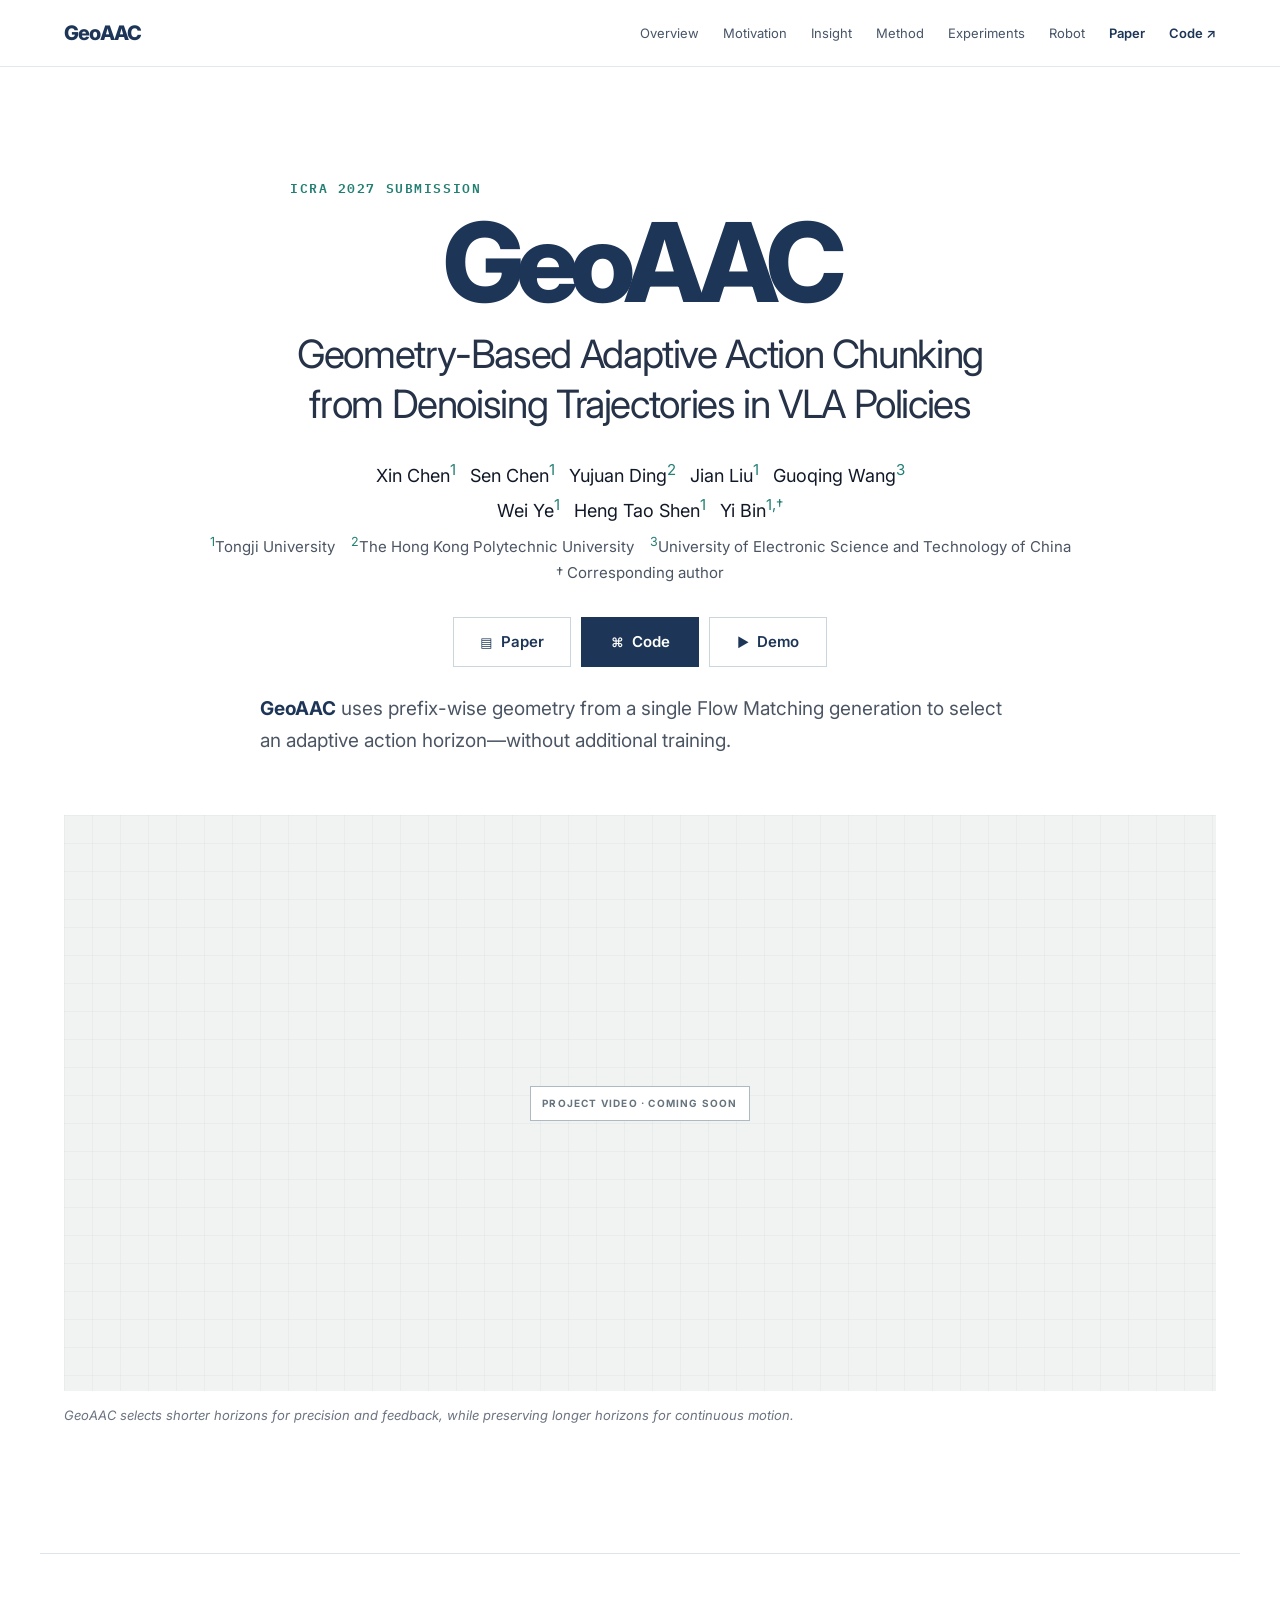
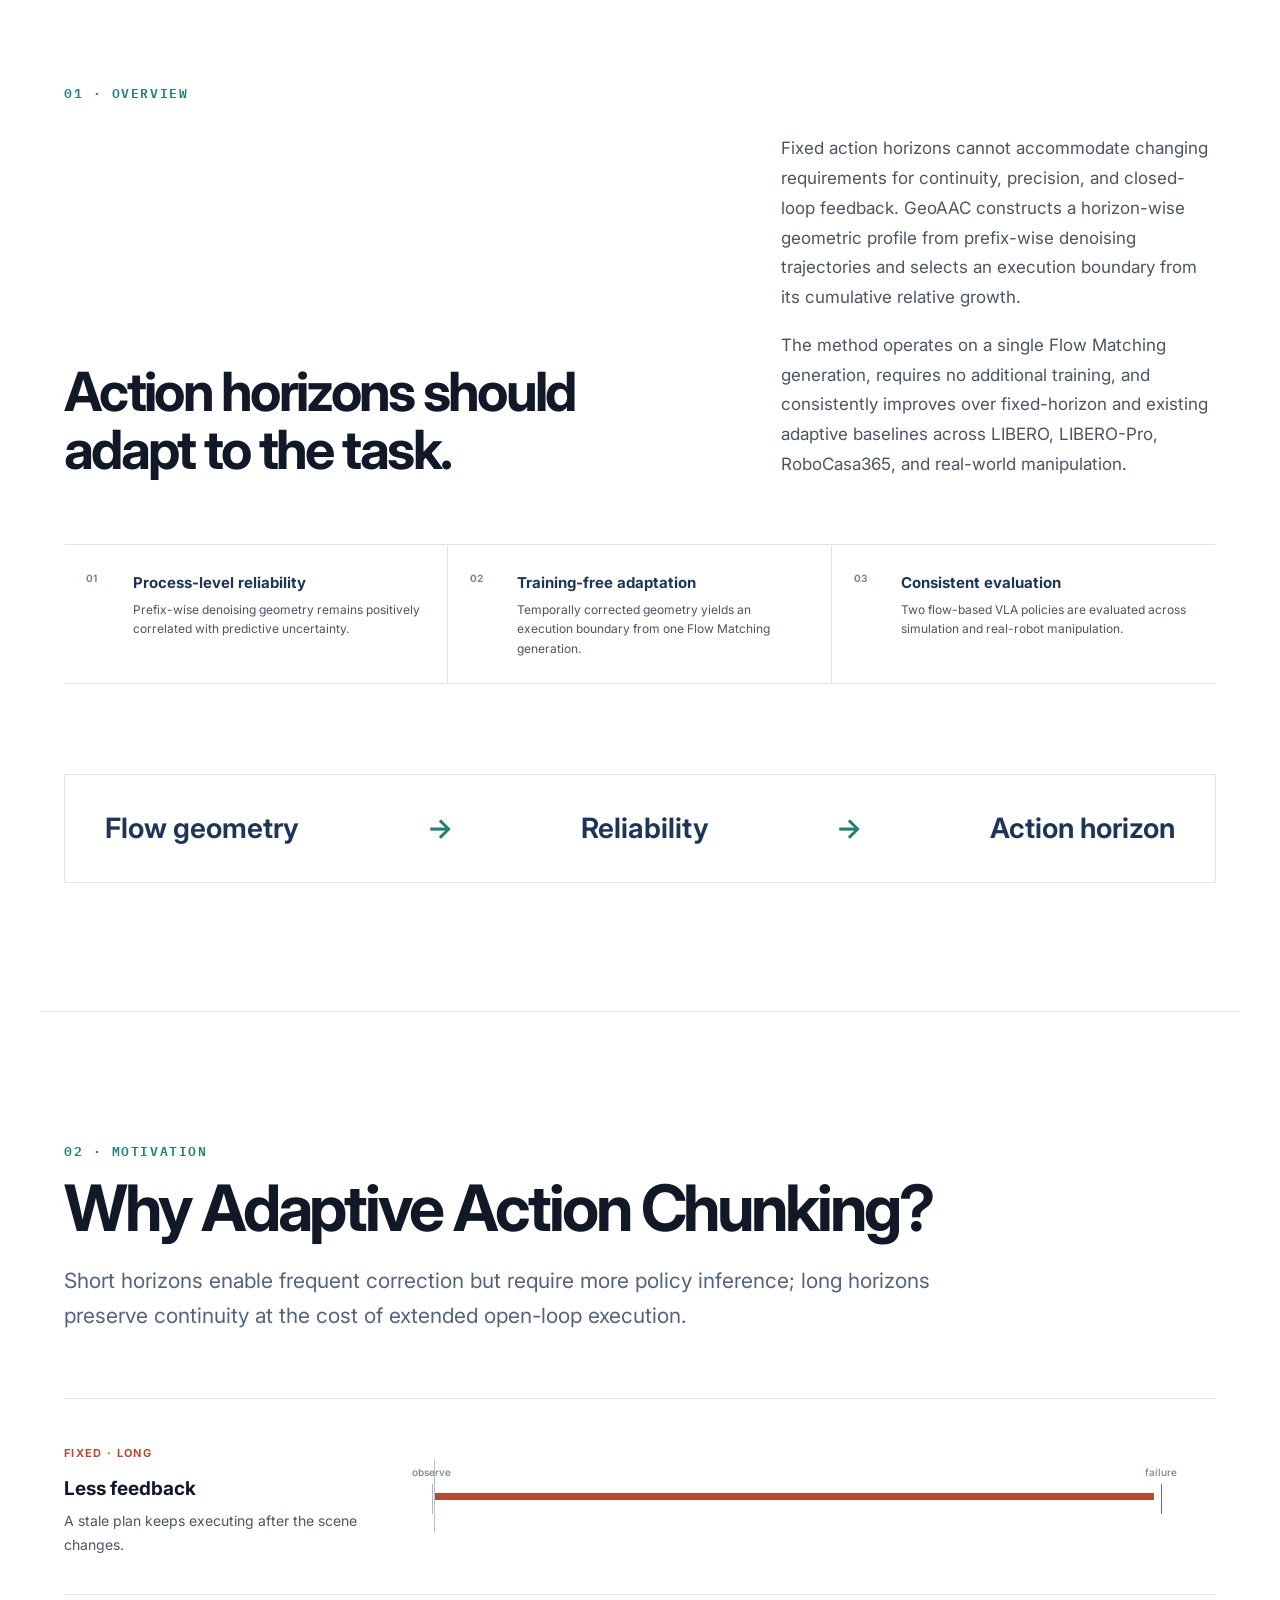
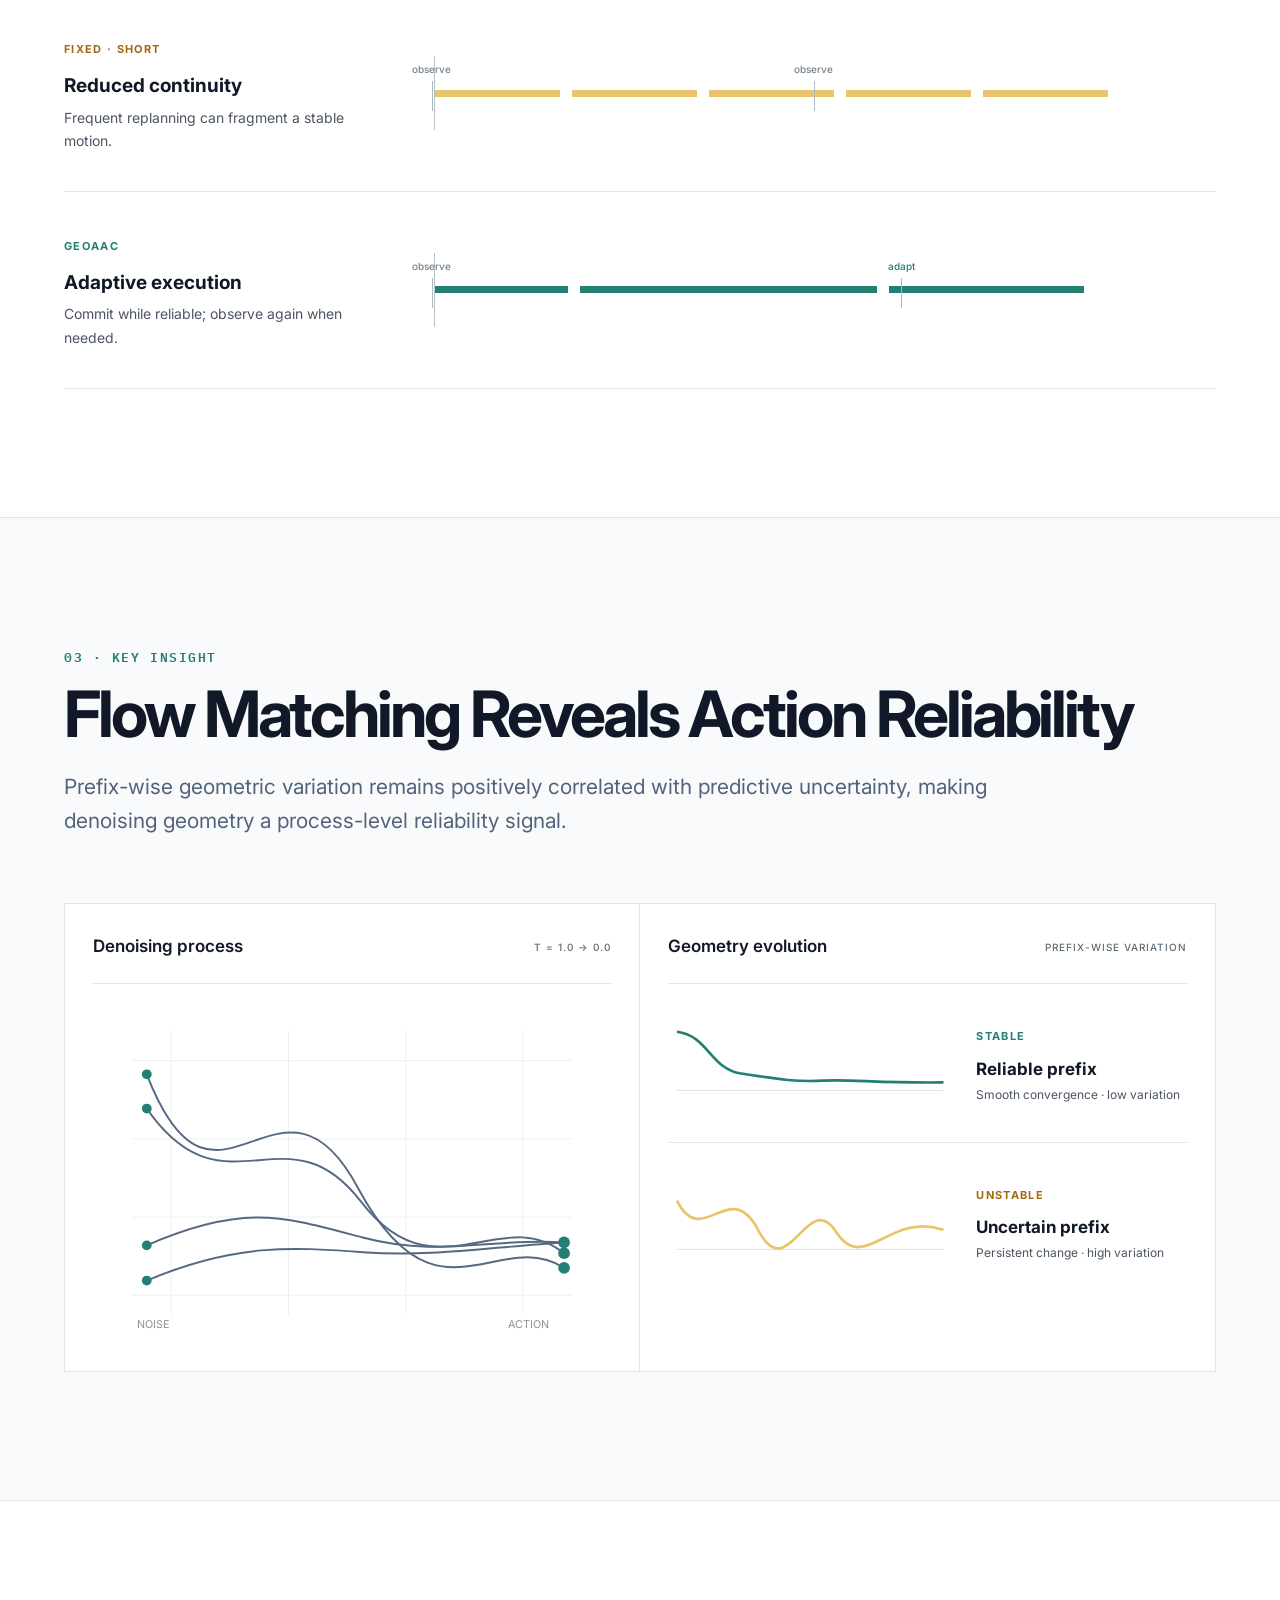
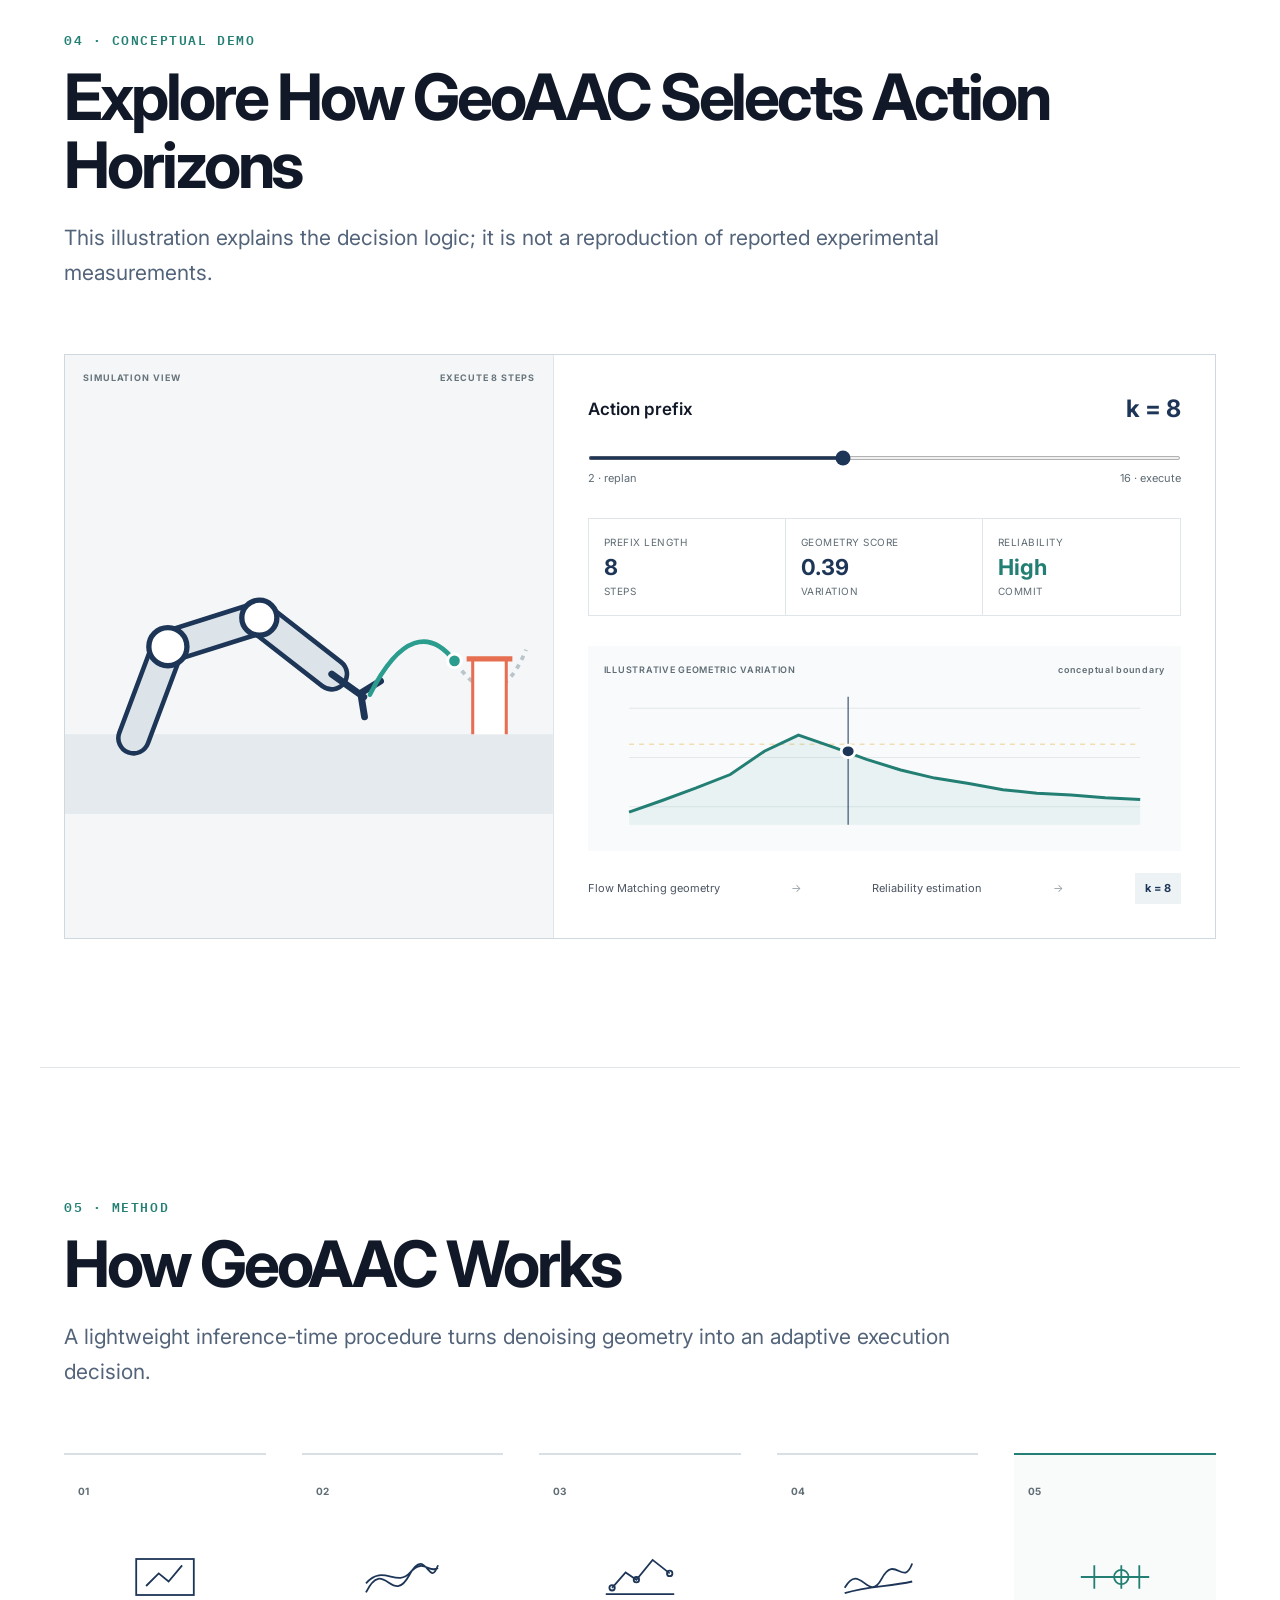
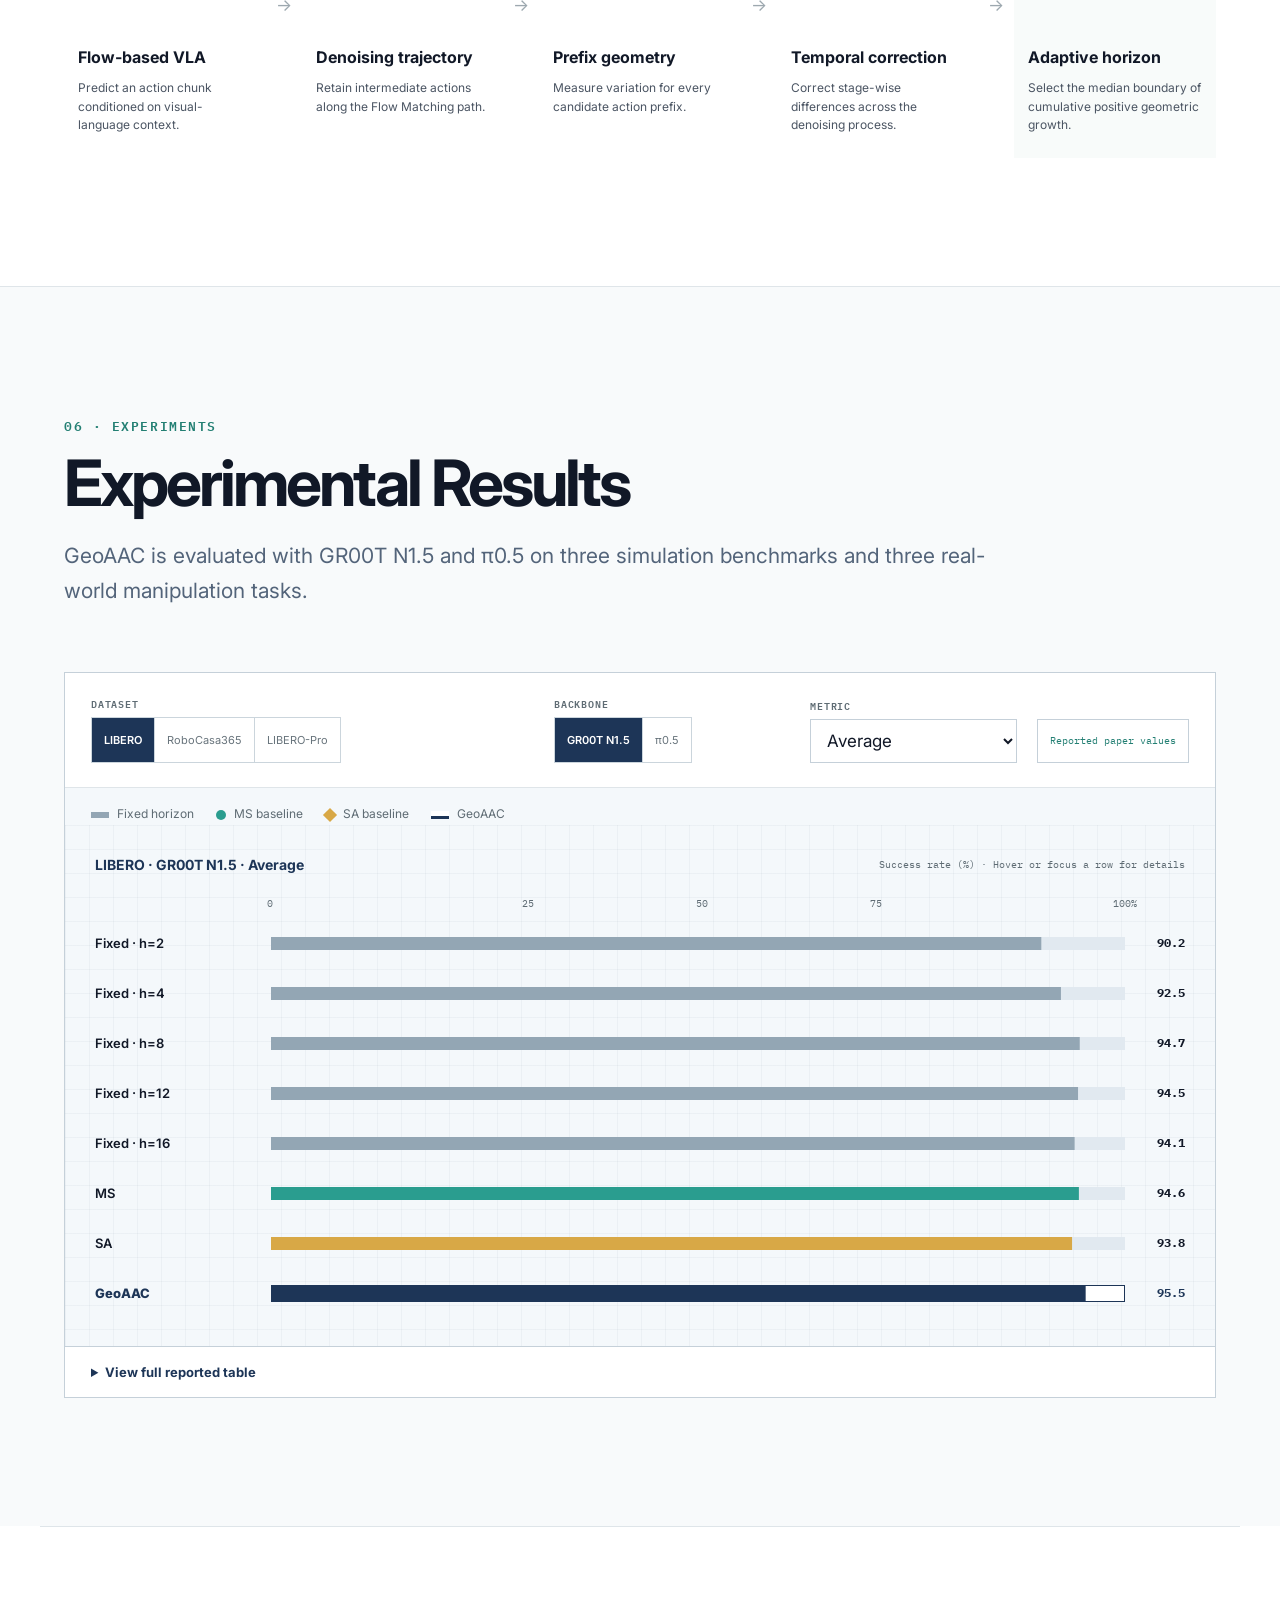
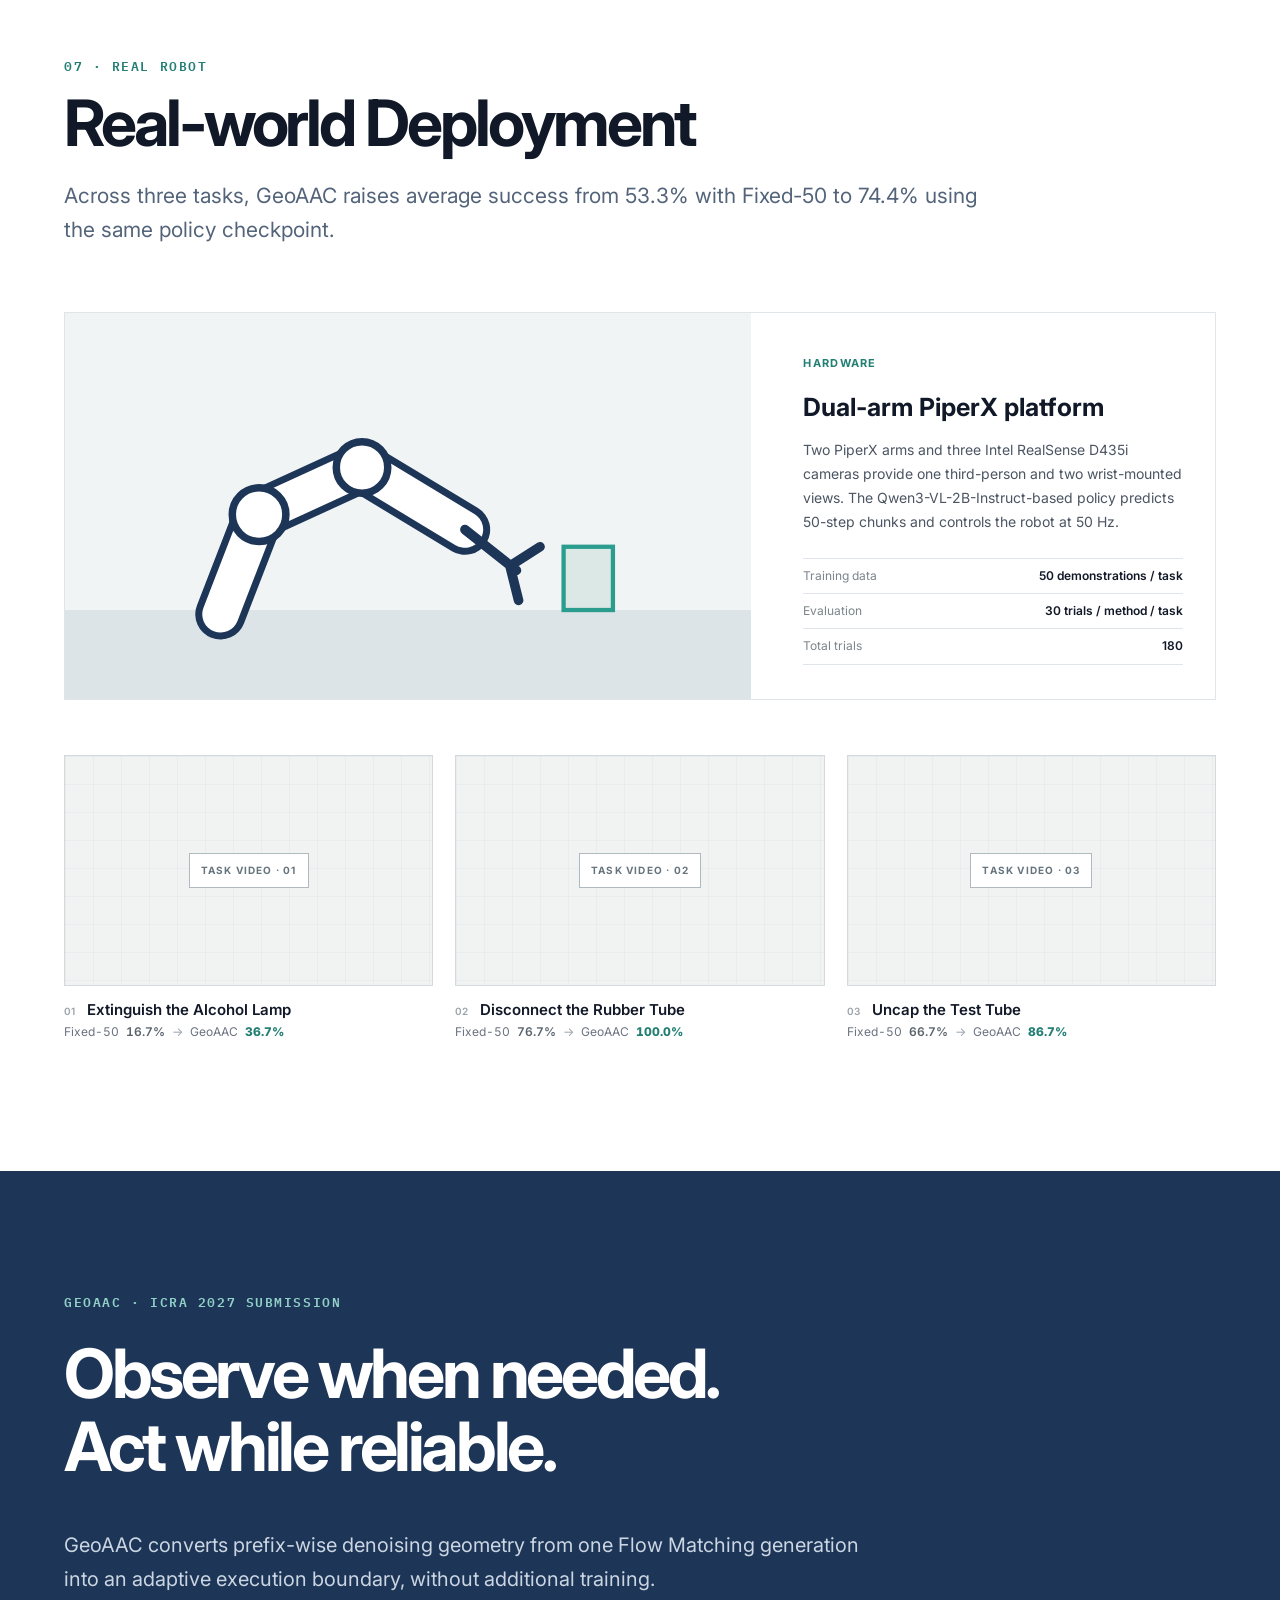
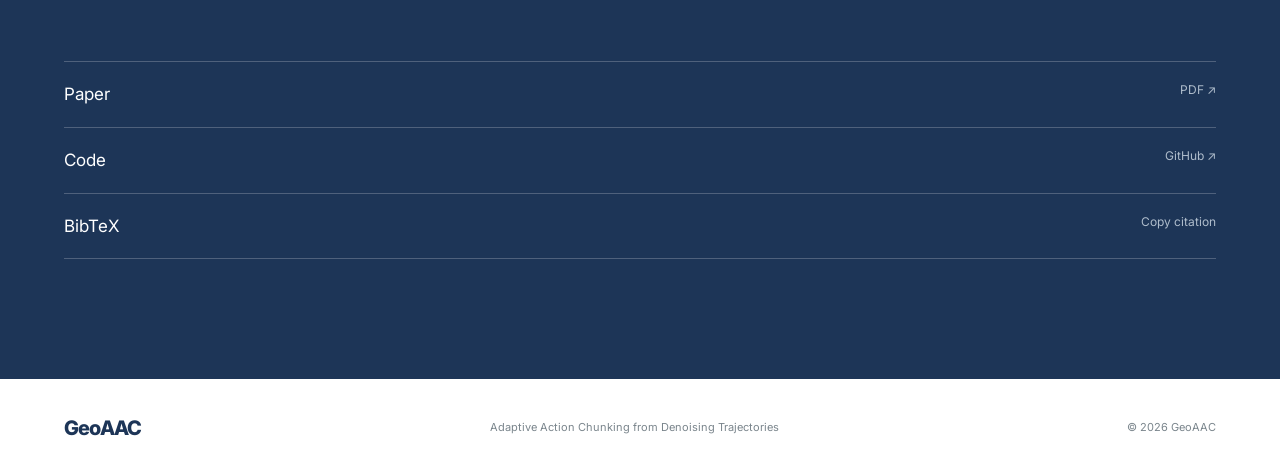
<file: index.html>
<!doctype html>
<html lang="en">
  <head>
    <meta charset="utf-8" />
    <meta name="viewport" content="width=device-width, initial-scale=1" />
    <meta name="theme-color" content="#ffffff" />
    <meta name="description" content="GeoAAC adapts action horizons from the geometry of Flow Matching denoising trajectories in vision-language-action policies." />
    <meta property="og:title" content="GeoAAC" />
    <meta property="og:description" content="Geometry-Based Adaptive Action Chunking from Denoising Trajectories in VLA Policies." />
    <meta property="og:type" content="website" />
    <meta property="og:url" content="https://todayispdxxx.github.io/GeoAAC/" />
    <link rel="icon" href="assets/favicon.svg" type="image/svg+xml" />
    <link rel="stylesheet" href="assets/styles.css" />
    <script>document.documentElement.classList.add('js');</script>
    <script src="assets/main.js" defer></script>
    <title>GeoAAC — Adaptive Action Chunking from Denoising Trajectories</title>
  </head>
  <body>
    <a class="skip-link" href="#main">Skip to content</a>
    <header class="site-header">
      <div class="scroll-progress" id="scroll-progress" aria-hidden="true"></div>
      <div class="nav-inner">
        <a class="wordmark" href="#top" aria-label="GeoAAC home">GeoAAC</a>
        <button class="menu-button" type="button" aria-expanded="false" aria-controls="site-nav" aria-label="Open navigation"><span></span><span></span></button>
        <nav id="site-nav" aria-label="Primary navigation">
          <a href="#overview">Overview</a><a href="#motivation">Motivation</a><a href="#insight">Insight</a><a href="#method">Method</a><a href="#experiments">Experiments</a><a href="#robot">Robot</a>
          <a class="quiet-link" href="GeoAAC.pdf">Paper</a><a class="quiet-link" href="https://github.com/todayispdxxx/GeoAAC">Code ↗</a>
        </nav>
      </div>
    </header>

    <main id="main">
      <section class="hero" id="top">
        <div class="hero-copy reveal">
          <p class="venue">ICRA 2027 Submission</p>
          <h1>GeoAAC</h1>
          <p class="subtitle">Geometry-Based Adaptive Action Chunking<br />from Denoising Trajectories in VLA Policies</p>
          <p class="authors">Xin Chen<sup>1</sup>&ensp; Sen Chen<sup>1</sup>&ensp; Yujuan Ding<sup>2</sup>&ensp; Jian Liu<sup>1</sup>&ensp; Guoqing Wang<sup>3</sup><br />Wei Ye<sup>1</sup>&ensp; Heng Tao Shen<sup>1</sup>&ensp; Yi Bin<sup>1,†</sup></p>
          <p class="affiliations"><sup>1</sup>Tongji University &nbsp;&nbsp; <sup>2</sup>The Hong Kong Polytechnic University &nbsp;&nbsp; <sup>3</sup>University of Electronic Science and Technology of China<br />† Corresponding author</p>
          <div class="hero-actions">
            <a class="button" href="GeoAAC.pdf"><span class="button-icon">▤</span> Paper</a>
            <a class="button primary" href="https://github.com/todayispdxxx/GeoAAC"><span class="button-icon">⌘</span> Code</a>
            <a class="button" href="#interactive"><span class="button-icon">▶</span> Demo</a>
          </div>
          <p class="hero-summary"><strong>GeoAAC</strong> uses prefix-wise geometry from a single Flow Matching generation to select an adaptive action horizon—without additional training.</p>
        </div>

        <figure class="hero-media reveal">
          <div class="media-visual robot-scene media-placeholder" data-placeholder="PROJECT VIDEO · COMING SOON" role="img" aria-label="Project video placeholder">
            <svg viewBox="0 0 1200 600" aria-hidden="true">
              <defs><linearGradient id="surface" x1="0" x2="0" y1="0" y2="1"><stop stop-color="#f8fafc"/><stop offset="1" stop-color="#e8eef2"/></linearGradient></defs>
              <rect width="1200" height="600" fill="#f5f7f8"/><path d="M0 438h1200v162H0z" fill="url(#surface)"/><path d="M0 438h1200" stroke="#cad5dc"/>
              <g class="arm" fill="none" stroke="#1d3557" stroke-linecap="round"><path d="M210 430 260 297 405 245 542 331" stroke-width="62"/><path d="M210 430 260 297 405 245 542 331" stroke="#dce4e9" stroke-width="48"/><circle cx="260" cy="297" r="38" fill="#fff" stroke-width="10"/><circle cx="405" cy="245" r="35" fill="#fff" stroke-width="10"/><path d="m541 330 62 48" stroke-width="30"/><path d="m596 369 42-23m-42 23 12 47" stroke-width="12"/></g>
              <g class="objects"><path d="M700 416v-97h44v97" fill="#dce8e6" stroke="#2a9d8f" stroke-width="5"/><path d="M694 319h56" stroke="#2a9d8f" stroke-width="9"/><circle cx="722" cy="355" r="9" fill="#2a9d8f"/><path d="M820 420c0-95 96-95 96 0" fill="none" stroke="#e9c46a" stroke-width="18"/><path d="M964 418v-128h47v128m-56-128h65" fill="#f2ded9" stroke="#e76f51" stroke-width="5"/></g>
              <g class="trajectory" fill="none" stroke="#2a9d8f" stroke-width="4" stroke-dasharray="8 9"><path d="M612 367c55-44 111-31 147 0s79 25 115-5"/><circle cx="612" cy="367" r="7" fill="#1d3557" stroke="none"/><circle cx="874" cy="362" r="7" fill="#2a9d8f" stroke="none"/></g>
              <g fill="#4b5563" font-family="Inter,Arial" font-size="16"><text x="58" y="62">TASK / LABORATORY MANIPULATION</text><text x="936" y="62">ADAPTIVE HORIZON  k = 8</text></g>
            </svg>
            <span class="play-button" aria-hidden="true">▶</span>
          </div>
          <figcaption>GeoAAC selects shorter horizons for precision and feedback, while preserving longer horizons for continuous motion.</figcaption>
        </figure>
      </section>

      <section class="section intro" id="overview">
        <p class="section-index reveal">01 · Overview</p>
        <div class="intro-grid reveal"><h2>Action horizons should<br />adapt to the task.</h2><div class="intro-copy"><p>Fixed action horizons cannot accommodate changing requirements for continuity, precision, and closed-loop feedback. GeoAAC constructs a horizon-wise geometric profile from prefix-wise denoising trajectories and selects an execution boundary from its cumulative relative growth.</p><p>The method operates on a single Flow Matching generation, requires no additional training, and consistently improves over fixed-horizon and existing adaptive baselines across LIBERO, LIBERO-Pro, RoboCasa365, and real-world manipulation.</p></div></div>
        <ol class="contribution-list reveal">
          <li><span>01</span><div><strong>Process-level reliability</strong><p>Prefix-wise denoising geometry remains positively correlated with predictive uncertainty.</p></div></li>
          <li><span>02</span><div><strong>Training-free adaptation</strong><p>Temporally corrected geometry yields an execution boundary from one Flow Matching generation.</p></div></li>
          <li><span>03</span><div><strong>Consistent evaluation</strong><p>Two flow-based VLA policies are evaluated across simulation and real-robot manipulation.</p></div></li>
        </ol>
        <div class="statement reveal"><span>Flow geometry</span><i>→</i><span>Reliability</span><i>→</i><span>Action horizon</span></div>
      </section>

      <section class="section" id="motivation">
        <header class="section-header reveal"><p class="section-index">02 · Motivation</p><h2>Why Adaptive Action Chunking?</h2><p>Short horizons enable frequent correction but require more policy inference; long horizons preserve continuity at the cost of extended open-loop execution.</p></header>
        <div class="timeline-comparison reveal">
          <div class="timeline-row fixed"><div><span class="tag red">Fixed · long</span><h3>Less feedback</h3><p>A stale plan keeps executing after the scene changes.</p></div><div class="timeline"><span style="--w:92%"></span><b class="event e1">observe</b><b class="event e2">failure</b></div></div>
          <div class="timeline-row short"><div><span class="tag orange">Fixed · short</span><h3>Reduced continuity</h3><p>Frequent replanning can fragment a stable motion.</p></div><div class="timeline segmented"><span></span><span></span><span></span><span></span><span></span><b class="event e1">observe</b><b class="event e3">observe</b></div></div>
          <div class="timeline-row adaptive"><div><span class="tag teal">GeoAAC</span><h3>Adaptive execution</h3><p>Commit while reliable; observe again when needed.</p></div><div class="timeline adaptive-line"><span></span><span></span><span></span><b class="event e1">observe</b><b class="event e4">adapt</b></div></div>
        </div>
      </section>

      <section class="section insight-section" id="insight">
        <header class="section-header reveal"><p class="section-index">03 · Key insight</p><h2>Flow Matching Reveals Action Reliability</h2><p>Prefix-wise geometric variation remains positively correlated with predictive uncertainty, making denoising geometry a process-level reliability signal.</p></header>
        <div class="insight-figure reveal">
          <div class="denoising-panel">
            <div class="figure-title"><span>Denoising process</span><small>t = 1.0 → 0.0</small></div>
            <svg viewBox="0 0 530 340" aria-label="Flow Matching denoising trajectory">
              <g class="grid-lines"><path d="M40 60h450M40 140h450M40 220h450M40 300h450"/><path d="M80 30v290M200 30v290M320 30v290M440 30v290"/></g>
              <g class="flow-lines"><path d="M55 74C125 255 191 41 271 190s143 39 211 82"/><path d="M55 109c79 114 143-4 219 95s143 1 208 53"/><path d="M55 249c101-44 142-29 221-8s130 0 206 5"/><path d="M55 285c92-39 152-34 221-29s128-5 206-10"/></g>
              <g class="flow-points"><circle cx="55" cy="74" r="5"/><circle cx="55" cy="109" r="5"/><circle cx="55" cy="249" r="5"/><circle cx="55" cy="285" r="5"/><circle cx="482" cy="272" r="6"/><circle cx="482" cy="257" r="6"/><circle cx="482" cy="246" r="6"/></g>
              <text x="45" y="334">noise</text><text x="425" y="334">action</text>
            </svg>
          </div>
          <div class="geometry-panel">
            <div class="figure-title"><span>Geometry evolution</span><small>prefix-wise variation</small></div>
            <div class="geometry-case stable"><div class="mini-chart"><svg viewBox="0 0 320 100" aria-hidden="true"><path class="axis" d="M10 86h300"/><path class="curve" d="M10 20c35 4 38 42 72 47s60 10 92 8 62 3 136 2"/></svg></div><div><span class="tag teal">Stable</span><h3>Reliable prefix</h3><p>Smooth convergence · low variation</p></div></div>
            <div class="geometry-case unstable"><div class="mini-chart"><svg viewBox="0 0 320 100" aria-hidden="true"><path class="axis" d="M10 86h300"/><path class="curve" d="M10 31c29 57 59-29 92 34s55-48 87 1 59-23 121-2"/></svg></div><div><span class="tag orange">Unstable</span><h3>Uncertain prefix</h3><p>Persistent change · high variation</p></div></div>
          </div>
        </div>
      </section>

      <section class="section interactive-section" id="interactive">
        <header class="section-header reveal"><p class="section-index">04 · Conceptual demo</p><h2>Explore How GeoAAC Selects Action Horizons</h2><p>This illustration explains the decision logic; it is not a reproduction of reported experimental measurements.</p></header>
        <div class="demo-shell reveal">
          <div class="demo-scene">
            <div class="demo-topline"><span>SIMULATION VIEW</span><span id="frame-label">EXECUTE 8 STEPS</span></div>
            <svg viewBox="0 0 640 440" aria-label="Interactive robot trajectory preview">
              <rect width="640" height="440" fill="#f4f6f7"/><path d="M0 335h640v105H0z" fill="#e4eaed"/>
              <g fill="none" stroke-linecap="round"><path d="M90 340 135 220 255 182 350 256" stroke="#1d3557" stroke-width="46"/><path d="M90 340 135 220 255 182 350 256" stroke="#dce4e9" stroke-width="34"/><circle cx="135" cy="220" r="25" fill="#fff" stroke="#1d3557" stroke-width="7"/><circle cx="255" cy="182" r="23" fill="#fff" stroke="#1d3557" stroke-width="7"/><path d="m350 256 42 30m-4-5 26-16m-26 16 5 31" stroke="#1d3557" stroke-width="9"/></g>
              <path id="robot-trajectory-base" d="M400 283c42-83 82-86 115-39s65 41 90-20" fill="none" stroke="#b9c4cb" stroke-width="5" stroke-dasharray="6 7"/>
              <path id="robot-trajectory" d="M400 283c42-83 82-86 115-39s65 41 90-20" pathLength="100" fill="none" stroke="#2a9d8f" stroke-width="6" stroke-linecap="round"/>
              <circle id="trajectory-point" cx="515" cy="244" r="9" fill="#2a9d8f" stroke="#fff" stroke-width="4"/>
              <path d="M535 335v-99h44v99" fill="#fff" stroke="#e76f51" stroke-width="4"/><path d="M527 236h60" stroke="#e76f51" stroke-width="7"/>
            </svg>
          </div>
          <div class="demo-controls">
            <div class="control-heading"><span>Action prefix</span><output id="horizon-output" for="horizon">k = 8</output></div>
            <input id="horizon" type="range" min="2" max="16" value="8" step="1" aria-label="Action horizon" />
            <div class="range-labels"><span>2 · replan</span><span>16 · execute</span></div>
            <div class="metric-row"><div><small>Prefix length</small><strong id="prefix-value">8</strong><span>steps</span></div><div><small>Geometry score</small><strong id="geometry-value">0.39</strong><span>variation</span></div><div><small>Reliability</small><strong id="reliability-value" class="reliable">High</strong><span id="decision-value">commit</span></div></div>
            <div class="geometry-chart"><div class="chart-label"><span>ILLUSTRATIVE GEOMETRIC VARIATION</span><span>conceptual boundary</span></div><svg viewBox="0 0 560 190" preserveAspectRatio="none" aria-hidden="true"><g class="chart-grid"><path d="M25 35h510M25 90h510M25 145h510"/></g><path class="threshold" d="M25 75h510"/><path class="area" d="M25 151 58 138 92 124 126 109 160 83 194 65 228 78 262 92 296 104 330 113 364 119 398 126 432 130 466 132 500 135 535 137V165H25Z"/><path class="score-curve" d="M25 151 58 138 92 124 126 109 160 83 194 65 228 78 262 92 296 104 330 113 364 119 398 126 432 130 466 132 500 135 535 137" pathLength="100"/><line id="chart-cursor" x1="244" y1="22" x2="244" y2="165"/><circle id="chart-point" cx="244" cy="87" r="7"/></svg></div>
            <div class="logic-strip"><span>Flow Matching geometry</span><i>→</i><span>Reliability estimation</span><i>→</i><strong>k = <b id="logic-k">8</b></strong></div>
          </div>
        </div>
      </section>

      <section class="section" id="method">
        <header class="section-header reveal"><p class="section-index">05 · Method</p><h2>How GeoAAC Works</h2><p>A lightweight inference-time procedure turns denoising geometry into an adaptive execution decision.</p></header>
        <div class="method-flow reveal">
          <div class="method-step"><span>01</span><svg viewBox="0 0 100 70" aria-hidden="true"><rect x="18" y="15" width="64" height="40"/><path d="m29 45 14-14 11 9 15-18"/></svg><h3>Flow-based VLA</h3><p>Predict an action chunk conditioned on visual-language context.</p></div><i>→</i>
          <div class="method-step"><span>02</span><svg viewBox="0 0 100 70" aria-hidden="true"><path d="M10 52c20-40 29 16 48-19s22 17 32-11M10 42c19-22 34 5 49-12s21 2 31-5"/></svg><h3>Denoising trajectory</h3><p>Retain intermediate actions along the Flow Matching path.</p></div><i>→</i>
          <div class="method-step"><span>03</span><svg viewBox="0 0 100 70" aria-hidden="true"><path d="M12 54h76M19 47l15-17 12 8 18-22 19 15"/><circle cx="19" cy="47" r="3"/><circle cx="46" cy="38" r="3"/><circle cx="83" cy="31" r="3"/></svg><h3>Prefix geometry</h3><p>Measure variation for every candidate action prefix.</p></div><i>→</i>
          <div class="method-step"><span>04</span><svg viewBox="0 0 100 70" aria-hidden="true"><path d="M13 47c17-30 26 18 41-10s24 10 34-17M13 53c25-8 48-7 75-13"/></svg><h3>Temporal correction</h3><p>Correct stage-wise differences across the denoising process.</p></div><i>→</i>
          <div class="method-step selected"><span>05</span><svg viewBox="0 0 100 70" aria-hidden="true"><path d="M12 35h76M27 22v26M57 22v26M77 22v26"/><circle cx="57" cy="35" r="8"/></svg><h3>Adaptive horizon</h3><p>Select the median boundary of cumulative positive geometric growth.</p></div>
        </div>
      </section>

      <section class="section experiments-section" id="experiments">
        <header class="section-header reveal"><p class="section-index">06 · Experiments</p><h2>Experimental Results</h2><p>GeoAAC is evaluated with GR00T N1.5 and π0.5 on three simulation benchmarks and three real-world manipulation tasks.</p></header>
        <div class="results-shell reveal">
          <div class="results-toolbar">
            <div class="result-control"><span>Dataset</span><div class="segmented-control" id="dataset-control" aria-label="Select evaluation dataset"><button class="active" type="button" data-dataset="libero" aria-pressed="true">LIBERO</button><button type="button" data-dataset="robocasa" aria-pressed="false">RoboCasa365</button><button type="button" data-dataset="libero-pro" aria-pressed="false">LIBERO-Pro</button></div></div>
            <div class="result-control"><span>Backbone</span><div class="segmented-control" id="model-control" aria-label="Select policy backbone"></div></div>
            <label class="metric-control" for="result-metric"><span>Metric</span><select id="result-metric" aria-label="Select reported metric"></select></label>
            <small class="preview-badge">Reported paper values</small>
          </div>
          <div class="results-key" aria-label="Method family legend"><span><i class="key-fixed"></i>Fixed horizon</span><span><i class="key-ms"></i>MS baseline</span><span><i class="key-sa"></i>SA baseline</span><span><i class="key-geoaac"></i>GeoAAC</span></div>
          <div class="result-profile" id="bar-chart" aria-label="Interactive reported success-rate comparison">
            <div class="result-chart-head"><strong id="result-chart-title">LIBERO · GR00T N1.5 · Average</strong><span>Success rate (%) · Hover or focus a row for details</span></div>
            <div class="result-axis" aria-hidden="true"><span>0</span><span>25</span><span>50</span><span>75</span><span>100%</span></div>
            <div class="result-bars" id="result-bars" role="list"></div>
            <div class="result-tooltip" id="result-tooltip" role="tooltip" aria-hidden="true"><strong id="result-tooltip-title">GeoAAC</strong><span id="result-tooltip-metric">Average success rate · 95.5%</span><small id="result-tooltip-context">LIBERO · GR00T N1.5</small></div>
          </div>
          <p class="sr-only" id="result-status" aria-live="polite"></p>
          <details class="result-table"><summary>View full reported table</summary><div class="result-table-scroll"><table id="result-table"></table></div></details>
        </div>
      </section>

      <section class="section" id="robot">
        <header class="section-header reveal"><p class="section-index">07 · Real robot</p><h2>Real-world Deployment</h2><p>Across three tasks, GeoAAC raises average success from 53.3% with Fixed-50 to 74.4% using the same policy checkpoint.</p></header>
        <div class="robot-setup reveal"><div class="setup-illustration"><svg viewBox="0 0 640 360" role="img" aria-label="Simplified dual-arm robot hardware setup"><rect width="640" height="360" fill="#f1f4f5"/><path d="M0 277h640v83H0" fill="#dce4e8"/><g fill="none" stroke-linecap="round"><path d="M145 281 181 188 277 144 373 202" stroke="#1d3557" stroke-width="47"/><path d="M145 281 181 188 277 144 373 202" stroke="#fff" stroke-width="34"/><circle cx="181" cy="188" r="25" fill="#fff" stroke="#1d3557" stroke-width="7"/><circle cx="277" cy="144" r="24" fill="#fff" stroke="#1d3557" stroke-width="7"/><path d="m373 202 48 38m-6-4 28-18m-28 18 8 32" stroke="#1d3557" stroke-width="9"/></g><rect x="465" y="218" width="46" height="59" fill="#dce8e6" stroke="#2a9d8f" stroke-width="4"/></svg></div><div><span class="tag teal">Hardware</span><h3>Dual-arm PiperX platform</h3><p>Two PiperX arms and three Intel RealSense D435i cameras provide one third-person and two wrist-mounted views. The Qwen3-VL-2B-Instruct-based policy predicts 50-step chunks and controls the robot at 50 Hz.</p><dl><div><dt>Training data</dt><dd>50 demonstrations / task</dd></div><div><dt>Evaluation</dt><dd>30 trials / method / task</dd></div><div><dt>Total trials</dt><dd>180</dd></div></dl></div></div>
        <div class="task-gallery reveal">
          <article class="task"><div class="task-thumb task-lamp media-placeholder" data-placeholder="TASK VIDEO · 01" role="img" aria-label="Video placeholder for extinguishing an alcohol lamp"><svg viewBox="0 0 400 250" aria-hidden="true"><path d="M0 195h400"/><path d="M165 193v-93h44v93m-52-93h60"/><circle cx="187" cy="138" r="10"/><path d="M43 191 76 110l95 20"/><circle cx="76" cy="110" r="21"/></svg><span class="play-small" aria-hidden="true">▶</span></div><p><span>01</span>Extinguish the Alcohol Lamp</p><small class="task-result">Fixed-50 <b>16.7%</b><i>→</i> GeoAAC <strong>36.7%</strong></small></article>
          <article class="task"><div class="task-thumb task-tube media-placeholder" data-placeholder="TASK VIDEO · 02" role="img" aria-label="Video placeholder for disconnecting a rubber tube"><svg viewBox="0 0 400 250" aria-hidden="true"><path d="M0 195h400"/><path d="M135 155c44-91 91 68 140-29"/><path d="M43 191 76 110l95 20"/><circle cx="76" cy="110" r="21"/></svg><span class="play-small" aria-hidden="true">▶</span></div><p><span>02</span>Disconnect the Rubber Tube</p><small class="task-result">Fixed-50 <b>76.7%</b><i>→</i> GeoAAC <strong>100.0%</strong></small></article>
          <article class="task"><div class="task-thumb task-vial media-placeholder" data-placeholder="TASK VIDEO · 03" role="img" aria-label="Video placeholder for uncapping a test tube"><svg viewBox="0 0 400 250" aria-hidden="true"><path d="M0 195h400"/><path d="M181 193v-91h39v91m-46-91h53m-48-18h43v18"/><path d="M43 191 76 110l95 20"/><circle cx="76" cy="110" r="21"/></svg><span class="play-small" aria-hidden="true">▶</span></div><p><span>03</span>Uncap the Test Tube</p><small class="task-result">Fixed-50 <b>66.7%</b><i>→</i> GeoAAC <strong>86.7%</strong></small></article>
        </div>
      </section>

      <section class="final-section" id="paper">
        <div class="final-inner reveal"><p class="section-index">GeoAAC · ICRA 2027 Submission</p><h2>Observe when needed.<br />Act while reliable.</h2><p class="final-quote">GeoAAC converts prefix-wise denoising geometry from one Flow Matching generation into an adaptive execution boundary, without additional training.</p><div class="final-links"><a href="GeoAAC.pdf">Paper <span>PDF ↗</span></a><a href="https://github.com/todayispdxxx/GeoAAC">Code <span>GitHub ↗</span></a><button id="bibtex-button" type="button">BibTeX <span>Copy citation</span></button></div>
          <pre id="bibtex" hidden>@inproceedings{geoaac2027,
  title   = {GeoAAC: Geometry-Based Adaptive Action Chunking from Denoising Trajectories in VLA Policies},
  author  = {Xin Chen and Sen Chen and Yujuan Ding and Jian Liu and Guoqing Wang and Wei Ye and Heng Tao Shen and Yi Bin},
  booktitle = {IEEE International Conference on Robotics and Automation},
  year    = {2027}
}</pre>
        </div>
      </section>
    </main>
    <footer><a class="wordmark" href="#top">GeoAAC</a><p>Adaptive Action Chunking from Denoising Trajectories</p><p>© <span id="year"></span> GeoAAC</p></footer>
  </body>
</html>
</file>
<file: assets/styles.css>
/* Hallmark · theme: studied-DNA (source: user image 2 + Harness VLA typography; images 1/3 secondary)
 * genre: modern academic · macrostructure: long-form research project
 * pre-emit critique: P5 H5 E5 S5 R5 V4 · contrast: pass (40–41)
 * nav: academic index · footer: Ft1 · slop: pass (42–49) · mobile: pass (34, 49–57) */
@import url('https://fonts.googleapis.com/css2?family=IBM+Plex+Mono:wght@500;600&family=Inter:wght@400;500;600;700;800&display=swap');
:root{--navy:#1d3557;--teal:#237f73;--orange:#e9c46a;--red:#b94934;--ink:#111827;--muted:#4b5563;--label:#5f6c74;--light:#f6f8f9;--line:#dfe5e9;--blue-rule:#8bb8d4;--chart-paper:#f4f8fb;--placeholder:#f1f3f3;--chart-fixed:#93a6b4;--chart-ms:#2a9d8f;--chart-sa:#d8a846;--chart-geoaac:#1d3557;--chart-track:#e1e9f0;--chart-grid:#c5d0d9;--chart-paper-rule:rgba(29,53,87,.04);--tooltip-muted:#d5e1ec;--tooltip-shadow:rgba(29,53,87,.18);--paper:#fff;--surface-alt:#f3f6f8;--font-body:"Inter",system-ui,-apple-system,BlinkMacSystemFont,"Segoe UI",sans-serif;--font-mono:"IBM Plex Mono","SFMono-Regular",Consolas,monospace;--ease-out:cubic-bezier(.16,1,.3,1);--ease-in:cubic-bezier(.7,0,.84,0);--ease-in-out:cubic-bezier(.65,0,.35,1);--dur-micro:120ms;--dur-short:220ms;--dur-long:420ms;--z-tooltip:600;--max:1200px}
*{box-sizing:border-box}html{scroll-behavior:smooth;scroll-padding-top:78px}body{margin:0;background:var(--paper);color:var(--ink);font:400 17px/1.7 var(--font-body);-webkit-font-smoothing:antialiased}a{color:inherit;text-decoration:none}button,input,select{font:inherit}.skip-link{position:fixed;z-index:100;left:16px;top:-60px;background:var(--navy);color:var(--paper);padding:9px 14px}.skip-link:focus{top:12px}
.site-header{position:sticky;z-index:20;top:0;background:rgba(255,255,255,.93);border-bottom:1px solid rgba(223,229,233,.85);backdrop-filter:blur(12px)}.nav-inner{max-width:var(--max);height:66px;margin:auto;padding:0 24px;display:flex;align-items:center;justify-content:space-between}.wordmark{font-size:20px;font-weight:800;letter-spacing:-.04em;color:var(--navy)}nav{display:flex;align-items:center;gap:24px;font-size:13px;color:#475569}nav a{transition:color .2s}nav a:hover,nav a.active{color:var(--navy)}nav .quiet-link{font-weight:600;color:var(--navy)}.menu-button{display:none;background:none;border:0;padding:8px}.menu-button span{display:block;width:23px;height:1.5px;margin:6px;background:var(--navy)}
.hero{max-width:var(--max);margin:auto;padding:110px 24px 128px;text-align:center}.venue,.section-index{margin:0;color:var(--teal);font-family:var(--font-mono);font-size:13px;font-weight:600;letter-spacing:.12em;text-transform:uppercase}.hero h1{margin:8px 0 12px;font-size:clamp(78px,9vw,110px);line-height:1;letter-spacing:-.075em;color:var(--navy)}.subtitle{margin:0 auto 28px;max-width:1040px;color:#253247;font-size:clamp(27px,3.4vw,39px);line-height:1.28;letter-spacing:-.035em}.authors{margin:0 0 5px;font-size:18px}.authors a{color:var(--navy);font-weight:600}.authors sup,.affiliations sup{color:var(--teal)}.affiliations{margin:0;color:var(--muted);font-size:15px}.hero-actions{margin:32px 0 26px;display:flex;gap:10px;justify-content:center}.button{display:inline-flex;align-items:center;justify-content:center;min-width:118px;padding:11px 20px;border:1px solid #cbd5dc;border-radius:6px;color:var(--navy);font-size:15px;font-weight:600;transition:.2s}.button:hover{border-color:var(--navy);transform:translateY(-1px)}.button.primary{background:var(--navy);border-color:var(--navy);color:var(--paper)}.button.disabled{opacity:.55}.button-icon{margin-right:8px;font-size:13px}.hero-summary{max-width:760px;margin:0 auto 58px;color:var(--muted);font-size:19px}.hero-summary strong{color:var(--navy)}
.hero-media{margin:0}.media-visual{position:relative;overflow:hidden;border-radius:12px;background:var(--light);aspect-ratio:2/1}.media-visual svg{display:block;width:100%;height:100%}.robot-scene:hover .trajectory{animation:dash 4s linear infinite}.play-button,.play-small{position:absolute;display:grid;place-items:center;border-radius:50%;background:rgba(29,53,87,.92);color:#fff;box-shadow:0 4px 18px rgba(29,53,87,.15)}.play-button{width:60px;height:60px;left:50%;top:50%;transform:translate(-50%,-50%);padding-left:4px;font-size:18px}.hero-media figcaption{padding-top:12px;color:#6b7280;font-size:13px;text-align:left}.section{max-width:var(--max);margin:auto;padding:128px 24px;border-top:1px solid var(--line)}.section-header{display:grid;grid-template-columns:1fr 1.6fr 1fr;align-items:start;gap:50px;margin-bottom:68px}.section-header h2,.intro h2,.final-section h2{margin:0;font-size:clamp(40px,4.5vw,54px);line-height:1.08;letter-spacing:-.05em;font-weight:650;color:var(--ink)}.section-header>p:last-child{margin:8px 0 0;color:var(--muted);font-size:16px}.intro-grid{display:grid;grid-template-columns:1.1fr .85fr;gap:12vw;align-items:end;margin-top:30px}.intro-grid>p{margin:0;color:var(--muted);font-size:19px;line-height:1.8}.statement{margin-top:90px;padding:30px 40px;display:flex;align-items:center;justify-content:space-between;border:1px solid var(--line);border-radius:8px;color:var(--navy);font-size:clamp(20px,2.3vw,28px);font-weight:650}.statement i{font-style:normal;color:var(--teal)}
.timeline-comparison{border-top:1px solid var(--line)}.timeline-row{display:grid;grid-template-columns:300px 1fr;gap:70px;align-items:center;padding:38px 0;border-bottom:1px solid var(--line)}.timeline-row h3{margin:8px 0 3px;font-size:19px}.timeline-row p{margin:0;color:var(--muted);font-size:14px}.tag{display:inline-flex;font-size:11px;font-weight:700;letter-spacing:.12em;text-transform:uppercase}.tag.red{color:var(--red)}.tag.orange{color:#a06a13}.tag.teal{color:var(--teal)}.timeline{position:relative;height:74px;display:flex;align-items:center;gap:12px;border-left:1px solid #b6c0c7}.timeline>span{display:block;width:var(--w,100%);height:7px;background:var(--red)}.timeline.segmented>span{width:16%;background:var(--orange)}.timeline.adaptive-line>span:nth-child(1){width:17%;background:var(--teal)}.timeline.adaptive-line>span:nth-child(2){width:38%;background:var(--teal)}.timeline.adaptive-line>span:nth-child(3){width:25%;background:var(--teal)}.event{position:absolute;top:5px;color:#77828a;font-size:10px;font-weight:500}.event::after{content:"";position:absolute;left:50%;top:20px;width:1px;height:30px;background:#aeb8bf}.event.e1{left:-23px}.event.e2{right:5%}.event.e2::after{background:var(--red)}.event.e3{left:46%}.event.e4{left:58%;color:var(--teal)}
.insight-section{max-width:none;background:#f8fafb}.insight-section>*{max-width:1152px;margin-left:auto;margin-right:auto}.insight-figure{display:grid;grid-template-columns:1fr 1fr;border:1px solid var(--line);background:#fff;border-radius:10px;overflow:hidden}.denoising-panel,.geometry-panel{padding:28px}.denoising-panel{border-right:1px solid var(--line)}.figure-title{display:flex;align-items:center;justify-content:space-between;padding-bottom:22px;border-bottom:1px solid var(--line);font-weight:600}.figure-title small{color:#89939a;font:500 10px/1 Inter;letter-spacing:.1em;text-transform:uppercase}.denoising-panel>svg{width:100%;margin-top:18px}.grid-lines{fill:none;stroke:#edf0f2;stroke-width:1}.flow-lines{fill:none;stroke:var(--navy);stroke-width:2;opacity:.74}.flow-lines path{stroke-dasharray:800;stroke-dashoffset:800;animation:draw 3.4s ease forwards}.flow-lines path:nth-child(2){animation-delay:.25s}.flow-lines path:nth-child(3){animation-delay:.5s}.flow-lines path:nth-child(4){animation-delay:.75s}.flow-points{fill:var(--teal)}.denoising-panel text{font-size:11px;fill:#89939a;text-transform:uppercase}.geometry-case{display:grid;grid-template-columns:1.35fr 1fr;gap:24px;align-items:center;padding:30px 0}.geometry-case+ .geometry-case{border-top:1px solid var(--line)}.mini-chart svg{width:100%}.mini-chart .axis{fill:none;stroke:#d7dee2}.mini-chart .curve{fill:none;stroke-width:3}.stable .curve{stroke:var(--teal)}.unstable .curve{stroke:var(--orange)}.geometry-case h3{margin:6px 0 0;font-size:17px}.geometry-case p{margin:1px 0;color:var(--muted);font-size:12px}
.interactive-section{max-width:none;background:#fff}.interactive-section>*{max-width:1152px;margin-left:auto;margin-right:auto}.demo-shell{display:grid;grid-template-columns:.85fr 1.15fr;border:1px solid #cfd8de;border-radius:10px;overflow:hidden}.demo-scene{position:relative;background:#f4f6f7;border-right:1px solid var(--line);display:flex;align-items:center}.demo-scene svg{width:100%;height:auto}.demo-topline{position:absolute;z-index:2;left:18px;right:18px;top:15px;display:flex;justify-content:space-between;color:#68747c;font-size:9px;font-weight:700;letter-spacing:.1em}.demo-controls{padding:34px}.control-heading{display:flex;justify-content:space-between;align-items:center;font-weight:600}.control-heading output{color:var(--navy);font-size:24px;font-weight:700}.demo-controls input[type=range]{width:100%;height:4px;margin:26px 0 8px;accent-color:var(--navy);cursor:pointer}.range-labels{display:flex;justify-content:space-between;color:#879198;font-size:11px}.metric-row{display:grid;grid-template-columns:repeat(3,1fr);margin:30px 0;border:1px solid var(--line);border-radius:6px}.metric-row>div{padding:15px;border-right:1px solid var(--line)}.metric-row>div:last-child{border:0}.metric-row small,.metric-row span{display:block;color:#859098;font-size:10px;text-transform:uppercase;letter-spacing:.05em}.metric-row strong{display:block;margin:3px 0;color:var(--navy);font-size:22px;line-height:1.2}.metric-row strong.reliable{color:var(--teal)}.metric-row strong.uncertain{color:var(--red)}.geometry-chart{padding:16px 16px 4px;background:#f8fafb;border-radius:6px}.chart-label{display:flex;justify-content:space-between;color:#7b8790;font-size:9px;font-weight:600;letter-spacing:.08em}.geometry-chart svg{display:block;width:100%;height:170px}.chart-grid{stroke:#e3e8eb;stroke-width:1}.threshold{stroke:var(--orange);stroke-width:1;stroke-dasharray:5 5}.area{fill:rgba(42,157,143,.08)}.score-curve{fill:none;stroke:var(--teal);stroke-width:3;vector-effect:non-scaling-stroke}.geometry-chart line{stroke:var(--navy);stroke-width:1}.geometry-chart circle{fill:var(--navy);stroke:#fff;stroke-width:3}.logic-strip{margin-top:22px;display:flex;align-items:center;justify-content:space-between;color:var(--muted);font-size:11px}.logic-strip i{color:#9aa4aa;font-style:normal}.logic-strip strong{padding:6px 10px;background:#edf2f5;color:var(--navy);border-radius:4px}.logic-strip b{font-size:inherit}
.method-flow{display:grid;grid-template-columns:1fr auto 1fr auto 1fr auto 1fr auto 1fr;align-items:center}.method-flow>i{margin:0 10px;color:#9da8af;font-style:normal}.method-step{min-height:305px;padding:20px 14px;border-top:2px solid #d9e0e4}.method-step.selected{border-color:var(--teal);background:#f8fbfa}.method-step>span{font-size:10px;font-weight:700;color:#8a959c}.method-step svg{display:block;width:90px;height:70px;margin:38px auto 32px;fill:none;stroke:var(--navy);stroke-width:2}.method-step.selected svg{stroke:var(--teal)}.method-step h3{margin:0 0 8px;font-size:16px}.method-step p{margin:0;color:var(--muted);font-size:12px;line-height:1.55}
.experiments-section{max-width:none;background:#f8fafb}.experiments-section>*{max-width:1152px;margin-left:auto;margin-right:auto}.results-shell{padding:30px 36px 22px;background:#fff;border:1px solid var(--line);border-radius:10px}.results-toolbar{display:flex;align-items:flex-end;gap:32px;padding-bottom:25px;border-bottom:1px solid var(--line)}.results-toolbar>div>span{display:block;margin-bottom:8px;color:#7b8790;font-size:10px;font-weight:600;text-transform:uppercase;letter-spacing:.08em}.reported-config strong{color:var(--navy);font-size:13px}.segmented-control{display:flex;padding:3px;background:#f0f3f5;border-radius:6px}.segmented-control button{padding:7px 11px;background:none;border:0;border-radius:4px;color:#68747c;font-size:11px;cursor:pointer}.segmented-control button.active{background:#fff;color:var(--navy);box-shadow:0 1px 3px rgba(20,39,58,.1);font-weight:600}.preview-badge{margin-left:auto;padding:6px 9px;background:#eef8f6;color:#237f73;border:1px solid #b9ded8;border-radius:4px;font-size:10px}.bar-chart{display:grid;grid-template-columns:38px 1fr;height:410px;padding-top:45px}.y-axis{display:flex;flex-direction:column;justify-content:space-between;padding-bottom:43px;color:#8c969d;font-size:10px}.bars{position:relative;display:flex;justify-content:center;align-items:flex-end;gap:9%;padding:0 8% 0}.grid{position:absolute;inset:0 0 43px;display:flex;flex-direction:column;justify-content:space-between}.grid i{display:block;border-top:1px solid #e7ebee}.bar-item{position:relative;z-index:1;width:18%;height:100%;display:flex;flex-direction:column;justify-content:flex-end;align-items:center}.bar{position:relative;width:100%;height:calc(var(--value)*1%);min-height:1px;background:#b9c4cb;transition:height .55s ease}.bar.adaptive-bar{background:var(--navy)}.bar strong{position:absolute;top:-30px;width:100%;text-align:center;color:var(--muted);font-size:13px}.adaptive-bar strong{color:var(--navy)}.bar-item>span{height:43px;padding-top:12px;white-space:nowrap;color:#4b5563;font-size:12px}.results-note{margin:8px 0 0;color:#7d878e;font-size:11px;text-align:right}
.robot-setup{display:grid;grid-template-columns:1.25fr .75fr;gap:52px;align-items:center;margin-bottom:55px;padding:28px;background:#f7f9fa;border-radius:10px}.setup-illustration svg{display:block;width:100%;border-radius:6px}.robot-setup h3{margin:10px 0 10px;font-size:25px}.robot-setup p{margin:0;color:var(--muted);font-size:14px}.robot-setup dl{margin:24px 0 0;border-top:1px solid var(--line)}.robot-setup dl>div{display:flex;justify-content:space-between;padding:7px 0;border-bottom:1px solid var(--line);font-size:12px}.robot-setup dt{color:#7a858c}.robot-setup dd{margin:0;font-weight:600}.task-gallery{display:grid;grid-template-columns:repeat(3,1fr);gap:18px}.task-thumb{position:relative;overflow:hidden;background:#f2f5f6;border-radius:8px}.task-thumb svg{display:block;width:100%;fill:none;stroke:var(--navy);stroke-width:5}.task-lamp svg path:nth-child(2),.task-lamp svg circle{stroke:var(--red)}.task-tube svg path:nth-child(2){stroke:var(--orange);stroke-width:12}.task-vial svg path:nth-child(2),.task-vial svg path:nth-child(3){stroke:var(--teal)}.comparison-label{position:absolute;z-index:2;inset:auto 12px 12px;padding:6px 9px;background:rgba(255,255,255,.94);border-radius:4px;font-size:10px;font-weight:600;opacity:0;transform:translateY(5px);transition:.25s}.comparison-label b{color:var(--teal)}.play-small{width:36px;height:36px;left:50%;top:50%;transform:translate(-50%,-50%);font-size:10px;padding-left:2px}.task-thumb:hover .comparison-label{opacity:1;transform:none}.task p{margin:12px 2px 0;font-size:14px;font-weight:600}.task p span{margin-right:12px;color:#9aa3a9;font-size:10px}
.final-section{background:var(--navy);color:#fff}.final-inner{max-width:var(--max);margin:auto;padding:120px 24px}.final-inner .section-index{color:#91d1c8}.final-section h2{margin-top:24px;color:#fff;font-size:clamp(50px,7vw,80px)}.final-quote{max-width:800px;margin:44px 0 65px;color:#cbd6e2;font-size:20px}.final-links{border-top:1px solid rgba(255,255,255,.22)}.final-links>a,.final-links>button{width:100%;display:flex;justify-content:space-between;padding:18px 0;background:none;border:0;border-bottom:1px solid rgba(255,255,255,.22);color:#fff;text-align:left;cursor:pointer}.final-links span{color:#afbdcc;font-size:12px}.final-links .disabled{opacity:.55}.final-links button:hover,.final-links a:not(.disabled):hover{color:#aee2da}footer{max-width:var(--max);margin:auto;padding:28px 24px;display:flex;justify-content:space-between;align-items:center;color:#7a858c;font-size:11px}.reveal{opacity:1;transform:none}.reveal.visible{animation:rise .55s ease both}
@keyframes draw{to{stroke-dashoffset:0}}@keyframes dash{to{stroke-dashoffset:-100}}@keyframes rise{from{opacity:1;transform:translateY(12px)}to{opacity:1;transform:none}}
@media (prefers-reduced-motion:reduce){html{scroll-behavior:auto}.reveal{opacity:1;transform:none;transition:none}.flow-lines path,.robot-scene:hover .trajectory{animation:none}}
@media (max-width:900px){.menu-button{display:block}nav{display:none;position:absolute;top:66px;left:0;width:100%;padding:18px 24px;background:#fff;border-bottom:1px solid var(--line);flex-direction:column;align-items:flex-start;gap:14px}nav.open{display:flex}.section-header{grid-template-columns:1fr 2fr}.section-header>p:last-child{grid-column:2}.intro-grid{gap:6vw}.insight-figure,.demo-shell,.robot-setup{grid-template-columns:1fr}.denoising-panel,.demo-scene{border-right:0;border-bottom:1px solid var(--line)}.method-flow{grid-template-columns:1fr}.method-flow>i{margin:7px auto;transform:rotate(90deg)}.method-step{min-height:auto;display:grid;grid-template-columns:35px 100px 1fr;grid-template-rows:auto auto;padding:16px;align-items:center}.method-step svg{grid-row:1/3;grid-column:2;margin:5px}.method-step h3,.method-step p{grid-column:3}.method-step h3{align-self:end}.method-step p{align-self:start}.results-toolbar{align-items:flex-start;flex-wrap:wrap}.preview-badge{margin-left:0}.task-gallery{grid-template-columns:1fr 1fr}.timeline-row{grid-template-columns:240px 1fr;gap:30px}}
@media (max-width:620px){body{font-size:15px}.hero{padding:78px 20px 88px}.hero h1{font-size:64px}.subtitle{font-size:22px}.hero-actions{flex-wrap:wrap}.media-visual{aspect-ratio:1.35}.section{padding:88px 20px}.section-header,.intro-grid{grid-template-columns:1fr;gap:18px}.section-header>p:last-child{grid-column:auto}.statement{padding:22px 18px;flex-direction:column;gap:10px}.statement i{transform:rotate(90deg)}.timeline-row{grid-template-columns:1fr;gap:20px}.timeline{margin-left:20px}.insight-section,.interactive-section,.experiments-section{padding-left:20px;padding-right:20px}.insight-figure{border-radius:6px}.geometry-case{grid-template-columns:1fr}.demo-controls{padding:24px 18px}.metric-row{grid-template-columns:1fr}.metric-row>div{border-right:0;border-bottom:1px solid var(--line)}.logic-strip{gap:5px;font-size:9px}.results-shell{padding:20px 14px}.results-toolbar{gap:18px}.segmented-control{flex-wrap:wrap}.bar-chart{height:330px}.bars{gap:8%;padding:0 2%}.bar-item{width:24%}.task-gallery{grid-template-columns:1fr}.robot-setup{padding:18px}.final-inner{padding:90px 20px}.final-section h2{font-size:48px}footer{align-items:flex-start;flex-direction:column;gap:6px}}

/* Reference-led refinement: sharp scientific frames, editorial headings, visible captions. */
html,body{overflow-x:clip}
.section-header{display:block;margin-bottom:64px;padding-left:28px;border-left:5px solid var(--blue-rule)}
.section-header .section-index{margin-bottom:12px;color:#3d6f9f}
.section-header h2,.intro h2,.final-section h2{font-weight:800}
.section-header h2{max-width:1080px;font-size:clamp(48px,6.4vw,76px);line-height:1.02;letter-spacing:-.06em}
.section-header>p:last-child{max-width:940px;margin:22px 0 0;color:#53647a;font-size:clamp(17px,2vw,21px);line-height:1.65}
.button,.media-visual,.statement,.insight-figure,.demo-shell,.metric-row,.geometry-chart,.logic-strip strong,.results-shell,.segmented-control,.segmented-control button,.preview-badge,.robot-setup,.setup-illustration svg,.task-thumb{border-radius:0}
.method-step svg rect{rx:0}
.hero-media figcaption{padding-top:14px;font-style:italic;line-height:1.55}
.results-shell{padding:0;background:var(--chart-paper);border:1px solid #bfc8ce}
.results-toolbar{padding:22px 26px;background:#fff}
.segmented-control{padding:0;border:1px solid #cbd5dc;background:#fff}
.segmented-control button{padding:8px 12px;border-right:1px solid #cbd5dc}
.segmented-control button:last-child{border-right:0}
.segmented-control button.active{background:var(--navy);color:#fff;box-shadow:none}
.preview-badge{background:#fff;color:#237f73}
.bar-chart{height:440px;padding:48px 26px 0 18px;background-color:var(--chart-paper);background-image:linear-gradient(rgba(29,53,87,.035) 1px,transparent 1px),linear-gradient(90deg,rgba(29,53,87,.035) 1px,transparent 1px);background-size:24px 24px}
.y-axis{padding-bottom:54px;color:#6b7781;font-variant-numeric:tabular-nums}
.grid{inset:0 0 54px}
.grid i{border-color:rgba(29,53,87,.14)}
.bars{gap:10%;padding:0 9%}
.bar-item{width:18%}
.bar{border:2px solid var(--ink);box-shadow:5px 5px 0 var(--ink)}
.bar.fixed-bar{background:#a9b7c0}
.bar.ms-bar{background:#2a9d8f}
.bar.adaptive-bar{background:#f0c75e}
.bar strong,.adaptive-bar strong{top:-34px;color:var(--ink);font-size:14px;font-weight:800;font-variant-numeric:tabular-nums}
.bar-item>span{height:54px;padding-top:14px;color:#263340;font-size:12px;font-weight:700;text-align:center;line-height:1.25;white-space:normal}
.results-note{margin:0;padding:18px 26px;border-top:1px solid #cfd6da;color:#52606a;font-size:12px;font-style:italic;text-align:left}
.robot-setup{padding:0;border:1px solid var(--line);background:#fff}
.robot-setup>div:last-child{padding:28px 32px 28px 0}
.task-gallery{gap:22px}
.task-thumb{aspect-ratio:16/10;border:1px solid #d2dadd;background:#eef2f3}
.task-thumb svg{width:100%;height:100%}
.task p{margin:13px 0 2px;font-size:15px;line-height:1.45}
.task-result{display:flex;align-items:center;gap:7px;color:#6b7280;font-size:12px;font-variant-numeric:tabular-nums}
.task-result b{color:#59636b;font-weight:600}.task-result i{color:#98a1a8;font-style:normal}.task-result strong{color:var(--teal);font-weight:800}
.media-placeholder{display:grid;place-items:center;background:var(--placeholder);background-image:linear-gradient(rgba(29,53,87,.035) 1px,transparent 1px),linear-gradient(90deg,rgba(29,53,87,.035) 1px,transparent 1px);background-size:28px 28px}
.media-placeholder::before{content:attr(data-placeholder);z-index:2;padding:8px 11px;border:1px solid #aeb9c0;background:#fff;color:#66747e;font-size:10px;font-weight:700;letter-spacing:.12em}
.media-placeholder>svg,.media-placeholder>.play-button,.media-placeholder>.play-small{display:none}
.intro-copy p{margin:0;color:var(--muted);font-size:17px;line-height:1.75}.intro-copy p+p{margin-top:18px}
.contribution-list{display:grid;grid-template-columns:repeat(3,1fr);gap:0;margin:64px 0 0;padding:0;border-top:1px solid var(--line);border-bottom:1px solid var(--line);list-style:none}
.contribution-list li{display:grid;grid-template-columns:35px 1fr;gap:12px;padding:25px 22px;border-right:1px solid var(--line)}.contribution-list li:last-child{border-right:0}.contribution-list span{color:#7b8790;font-size:10px;font-weight:700}.contribution-list strong{display:block;color:var(--navy);font-size:15px}.contribution-list p{margin:5px 0 0;color:var(--muted);font-size:12px;line-height:1.6}
@media (max-width:900px){.section-header{padding-left:22px}.robot-setup>div:last-child{padding:0 24px 26px}.bar-chart{height:400px}.task-gallery{grid-template-columns:1fr 1fr}}
@media (max-width:900px){.contribution-list{grid-template-columns:1fr}.contribution-list li{border-right:0;border-bottom:1px solid var(--line)}.contribution-list li:last-child{border-bottom:0}}
@media (max-width:620px){.section-header{margin-bottom:48px;padding-left:17px;border-left-width:4px}.section-header .section-index{margin-bottom:9px}.section-header h2{font-size:clamp(38px,11vw,52px);letter-spacing:-.055em}.section-header>p:last-child{margin-top:16px;font-size:16px;line-height:1.6}.results-shell{padding:0}.results-toolbar{padding:18px}.bar-chart{height:340px;padding:42px 8px 0 5px}.bars{gap:8%;padding:0 2%}.bar-item{width:24%}.bar{border-width:1.5px;box-shadow:3px 3px 0 var(--ink)}.bar-item>span{font-size:10px}.results-note{padding:15px 18px}.task-gallery{grid-template-columns:1fr}.task-result{font-size:12px}.intro-copy p{font-size:15px}.contribution-list{margin-top:42px}.contribution-list li{padding:20px 4px}}

h1,h2,h3,.subtitle{min-width:0;overflow-wrap:anywhere}
.button,.segmented-control button,nav a,.final-links>a,.final-links>button{white-space:nowrap}
.hero .venue,.hero-summary{text-align:left}.hero .venue{max-width:700px;margin-right:auto;margin-left:auto}
.results-toolbar>div>span,.figure-title small,.denoising-panel text,.range-labels,.metric-row small,.metric-row span,.chart-label,.method-step>span{color:var(--label)}
a:focus-visible,button:focus-visible,input:focus-visible{outline:2px solid var(--teal);outline-offset:3px}
.button:active,.segmented-control button:active,.final-links>a:active,.final-links>button:active{transform:translateY(1px)}
button:disabled,.button.disabled{cursor:not-allowed;opacity:.55}
@media (prefers-reduced-motion:reduce){*,*::before,*::after{scroll-behavior:auto!important;animation-duration:.01ms!important;animation-iteration-count:1!important;transition-duration:.01ms!important}}

/* Current refinement: reference typography + complete interactive paper results. */
.section-header{padding-left:0;border-left:0}
.section-header .section-index{color:var(--teal)}
.results-shell{background:var(--chart-paper);border-color:var(--chart-grid)}
.results-toolbar{display:grid;grid-template-columns:minmax(0,1.5fr) minmax(0,.8fr) minmax(160px,.7fr) auto;gap:20px;align-items:end;padding:24px 26px;background:var(--paper);border-bottom:1px solid var(--line)}
.result-control>span,.metric-control>span{display:block;margin-bottom:8px;color:var(--label);font-family:var(--font-mono);font-size:10px;font-weight:600;line-height:1.2;letter-spacing:.08em;text-transform:uppercase}
.segmented-control{display:flex;width:max-content;max-width:100%;min-height:44px;align-items:stretch}
.segmented-control button{min-height:44px;padding:8px 12px;line-height:1;transition:background-color .18s ease,color .18s ease}
.segmented-control button:hover{background:var(--surface-alt);color:var(--navy)}
.segmented-control button.active,.segmented-control button.active:hover{background:var(--navy);color:var(--paper)}
.metric-control{display:block;min-width:0}
.metric-control select{width:100%;height:44px;padding:0 38px 0 12px;border:1px solid var(--chart-grid);border-radius:0;outline:2px solid transparent;outline-offset:1px;background:var(--paper);color:var(--ink);cursor:pointer}
.metric-control select:hover{border-color:var(--navy)}
.metric-control select:focus-visible{border-color:var(--teal);outline-color:var(--teal)}
.metric-control select:disabled{cursor:not-allowed;opacity:.55;background:var(--surface-alt)}
.preview-badge{align-self:end;display:inline-flex;min-height:44px;align-items:center;margin:0;padding:0 12px;border-color:var(--chart-grid);background:var(--paper);color:var(--teal);font-family:var(--font-mono);line-height:1;white-space:nowrap}
.results-key{display:flex;align-items:center;gap:22px;padding:16px 26px 0;color:var(--label);font-size:12px}
.results-key span{display:inline-flex;align-items:center;gap:8px;white-space:nowrap}
.results-key i{display:inline-block;flex:0 0 auto}
.key-fixed{width:18px;height:6px;background:var(--chart-fixed)}
.key-ms{width:10px;height:10px;border-radius:50%;background:var(--chart-ms)}
.key-sa{width:10px;height:10px;background:var(--chart-sa);transform:rotate(45deg)}
.key-geoaac{width:18px;height:8px;border-bottom:3px solid var(--chart-geoaac);background:var(--paper)}
.result-profile{padding:24px 26px 28px;background-color:var(--chart-paper);background-image:linear-gradient(var(--chart-paper-rule) 1px,transparent 1px),linear-gradient(90deg,var(--chart-paper-rule) 1px,transparent 1px);background-size:24px 24px}
.result-axis{display:grid;grid-template-columns:repeat(5,1fr);margin:0 52px 12px 176px;color:var(--label);font-family:var(--font-mono);font-size:10px;font-variant-numeric:tabular-nums}
.result-axis span{text-align:center}.result-axis span:first-child{text-align:left}.result-axis span:last-child{text-align:right}
.result-bars{display:grid;gap:8px}
.result-row{display:grid;grid-template-columns:160px minmax(0,1fr) 44px;gap:16px;align-items:center;min-height:38px;padding:5px 4px;outline:2px solid transparent;outline-offset:1px;animation:result-enter .34s ease both;animation-delay:var(--delay);transition:background-color .18s ease,transform .18s ease}
.result-row:hover{background:var(--surface-alt);transform:translateX(4px)}
.result-row:focus-visible{background:var(--surface-alt);outline-color:var(--teal)}
.result-method{overflow:hidden;color:var(--ink);font-size:13px;font-weight:600;text-overflow:ellipsis;white-space:nowrap}
.result-track{position:relative;height:13px;overflow:hidden;background-color:var(--chart-track);background-image:linear-gradient(90deg,transparent calc(25% - 1px),var(--chart-grid) 25%,transparent calc(25% + 1px),transparent calc(50% - 1px),var(--chart-grid) 50%,transparent calc(50% + 1px),transparent calc(75% - 1px),var(--chart-grid) 75%,transparent calc(75% + 1px))}
.result-track i{position:absolute;inset:0;background:var(--chart-fixed);transform:scaleX(var(--scale));transform-origin:left center;animation:result-fill .62s cubic-bezier(.2,.75,.25,1) both;animation-delay:var(--delay)}
.result-row[data-kind="ms"] .result-track i{background:var(--chart-ms)}
.result-row[data-kind="sa"] .result-track i{background:var(--chart-sa)}
.result-row[data-kind="geoaac"] .result-track{height:17px;border:1px solid var(--chart-geoaac);background-color:var(--paper)}
.result-row[data-kind="geoaac"] .result-track i{background:var(--chart-geoaac)}
.result-row>strong{color:var(--ink);font-family:var(--font-mono);font-size:12px;font-variant-numeric:tabular-nums;text-align:right}
.result-row[data-kind="geoaac"] .result-method,.result-row[data-kind="geoaac"]>strong{color:var(--chart-geoaac);font-weight:800}
.result-insight{display:grid;grid-template-columns:minmax(210px,.7fr) minmax(0,1.3fr);gap:30px;align-items:start;padding:21px 26px;border-top:1px solid var(--chart-grid);background:var(--paper)}
.result-insight strong{color:var(--navy);font-size:14px}
.result-insight .results-note{margin:0;padding:0;border:0;color:var(--muted);font-size:13px;font-style:normal;line-height:1.55;text-align:left}
.result-table{border-top:1px solid var(--chart-grid);background:var(--paper)}
.result-table summary{min-height:48px;padding:14px 26px;color:var(--navy);font-size:13px;font-weight:700;cursor:pointer;list-style-position:inside}
.result-table summary:hover{background:var(--surface-alt)}
.result-table summary:focus-visible{outline:2px solid var(--teal);outline-offset:-3px}
.result-table summary:active{color:var(--teal)}
.result-table-scroll{overflow-x:auto;border-top:1px solid var(--line)}
.result-table table{width:100%;min-width:720px;border-collapse:collapse;color:var(--ink);font-size:12px;font-variant-numeric:tabular-nums}
.result-table caption{padding:14px 26px;color:var(--label);font-family:var(--font-mono);font-size:10px;text-align:left;text-transform:uppercase;letter-spacing:.06em}
.result-table th,.result-table td{padding:10px 13px;border-top:1px solid var(--line);text-align:right;white-space:nowrap}
.result-table thead th{background:var(--surface-alt);color:var(--label);font-weight:700}
.result-table th:first-child{text-align:left}
.result-table tbody tr[data-kind="geoaac"]{background:var(--surface-alt);color:var(--navy);font-weight:700}
@keyframes result-enter{from{opacity:0;transform:translateY(6px)}to{opacity:1;transform:none}}
@keyframes result-fill{from{transform:scaleX(0)}to{transform:scaleX(var(--scale))}}
@media (max-width:900px){.section-header{padding-left:0}.results-toolbar{grid-template-columns:minmax(0,1fr) minmax(0,1fr)}.preview-badge{justify-self:start}.result-insight{grid-template-columns:1fr;gap:8px}}
@media (max-width:620px){.hero h1{font-size:70px}.subtitle{font-size:24px}.authors{font-size:16px}.affiliations{font-size:13px}.hero-summary{font-size:17px}.section-header{padding-left:0;border-left:0}.results-toolbar{grid-template-columns:minmax(0,1fr);padding:18px}.segmented-control{width:100%}.segmented-control button{flex:1 1 auto}.results-key{gap:12px 18px;padding:15px 18px 0;flex-wrap:wrap}.result-profile{padding:20px 14px 24px}.result-axis{margin-right:40px;margin-left:121px}.result-row{grid-template-columns:105px minmax(0,1fr) 34px;gap:8px}.result-method{font-size:11px}.result-row>strong{font-size:10px}.result-insight{padding:18px}.result-table summary{padding-right:18px;padding-left:18px}}

/* Hierarchy, scroll reveal, and contextual result labels. */
.hero h1{font-weight:800}
.section-header h2,.intro h2,.final-section h2{font-weight:700}
.section-header h2{font-size:clamp(44px,5.2vw,64px);line-height:1.06;letter-spacing:-.048em}
.final-section h2{font-size:clamp(46px,6vw,68px)}
.scroll-progress{position:absolute;z-index:1;left:0;bottom:-1px;width:100%;height:2px;background:var(--teal);transform:scaleX(0);transform-origin:left center;will-change:transform}
.reveal{opacity:1;transform:none}
.js .reveal{opacity:0;transform:translate3d(0,18px,0);transition:opacity var(--dur-long) var(--ease-out),transform var(--dur-long) var(--ease-out);transition-delay:var(--reveal-delay,0ms)}
.js .reveal.visible{opacity:1;transform:none;animation:none}
.js .hero .reveal{opacity:1;transform:none;transition:none}
.js .timeline-comparison.reveal .timeline-row,.js .contribution-list.reveal li,.js .method-flow.reveal .method-step,.js .task-gallery.reveal .task{opacity:0;transform:translate3d(0,12px,0);transition:opacity var(--dur-long) var(--ease-out),transform var(--dur-long) var(--ease-out)}
.js .timeline-comparison.visible .timeline-row,.js .contribution-list.visible li,.js .method-flow.visible .method-step,.js .task-gallery.visible .task{opacity:1;transform:none}
.js .timeline-comparison.visible .timeline-row:nth-child(2),.js .contribution-list.visible li:nth-child(2),.js .method-flow.visible .method-step:nth-of-type(2),.js .task-gallery.visible .task:nth-child(2){transition-delay:80ms}
.js .timeline-comparison.visible .timeline-row:nth-child(3),.js .contribution-list.visible li:nth-child(3),.js .method-flow.visible .method-step:nth-of-type(3),.js .task-gallery.visible .task:nth-child(3){transition-delay:160ms}
.js .method-flow.visible .method-step:nth-of-type(4){transition-delay:240ms}.js .method-flow.visible .method-step:nth-of-type(5){transition-delay:320ms}
.sr-only{position:absolute!important;width:1px!important;height:1px!important;padding:0!important;margin:-1px!important;overflow:hidden!important;clip:rect(0,0,0,0)!important;white-space:nowrap!important;border:0!important}
.result-profile{position:relative;padding-top:28px;padding-bottom:32px}
.result-chart-head{display:flex;align-items:center;justify-content:space-between;gap:24px;margin:0 4px 18px}
.result-chart-head strong{color:var(--navy);font-size:14px;font-weight:700}
.result-chart-head span{color:var(--label);font-family:var(--font-mono);font-size:10px;text-align:right}
.result-bars{gap:10px}
.result-row{min-height:40px;padding-top:6px;padding-bottom:6px;animation:result-enter var(--dur-short) var(--ease-out) both;transition:background-color var(--dur-micro) var(--ease-out)}
.result-row:hover{background:var(--surface-alt);transform:none}
.result-track i{animation:result-fill var(--dur-long) var(--ease-out) both}
.result-tooltip{position:absolute;z-index:var(--z-tooltip);left:0;top:0;min-width:190px;max-width:min(270px,calc(100% - 24px));padding:12px 14px;background:var(--navy);color:var(--paper);box-shadow:0 12px 28px var(--tooltip-shadow);opacity:0;visibility:hidden;transform:translateY(6px);pointer-events:none;transition:opacity 150ms var(--ease-out),transform 150ms var(--ease-out),visibility 0s linear 150ms}
.result-tooltip.visible{opacity:1;visibility:visible;transform:none;transition-delay:0s}
.result-tooltip strong,.result-tooltip span,.result-tooltip small{display:block}
.result-tooltip strong{font-size:13px;font-weight:700;line-height:1.3}
.result-tooltip span{margin-top:5px;font-family:var(--font-mono);font-size:11px;font-variant-numeric:tabular-nums;line-height:1.45}
.result-tooltip small{margin-top:4px;color:var(--tooltip-muted);font-size:10px;line-height:1.4}
.result-table{border-top:1px solid var(--chart-grid)}
@media (max-width:640px){.section-header h2{font-size:clamp(37px,10.5vw,48px)}.result-chart-head{display:block}.result-chart-head span{display:block;margin-top:4px;text-align:left}.result-axis span:nth-child(2),.result-axis span:nth-child(4){visibility:hidden}.result-tooltip{min-width:170px;max-width:calc(100% - 20px);padding:10px 12px}}
@media (prefers-reduced-motion:reduce){.js .reveal,.js .reveal.visible,.js .timeline-comparison.reveal .timeline-row,.js .contribution-list.reveal li,.js .method-flow.reveal .method-step,.js .task-gallery.reveal .task{opacity:1;transform:none;animation:none;transition:none}.result-row,.result-track i,.result-tooltip{animation:none;transition-duration:.01ms}}
</file>
